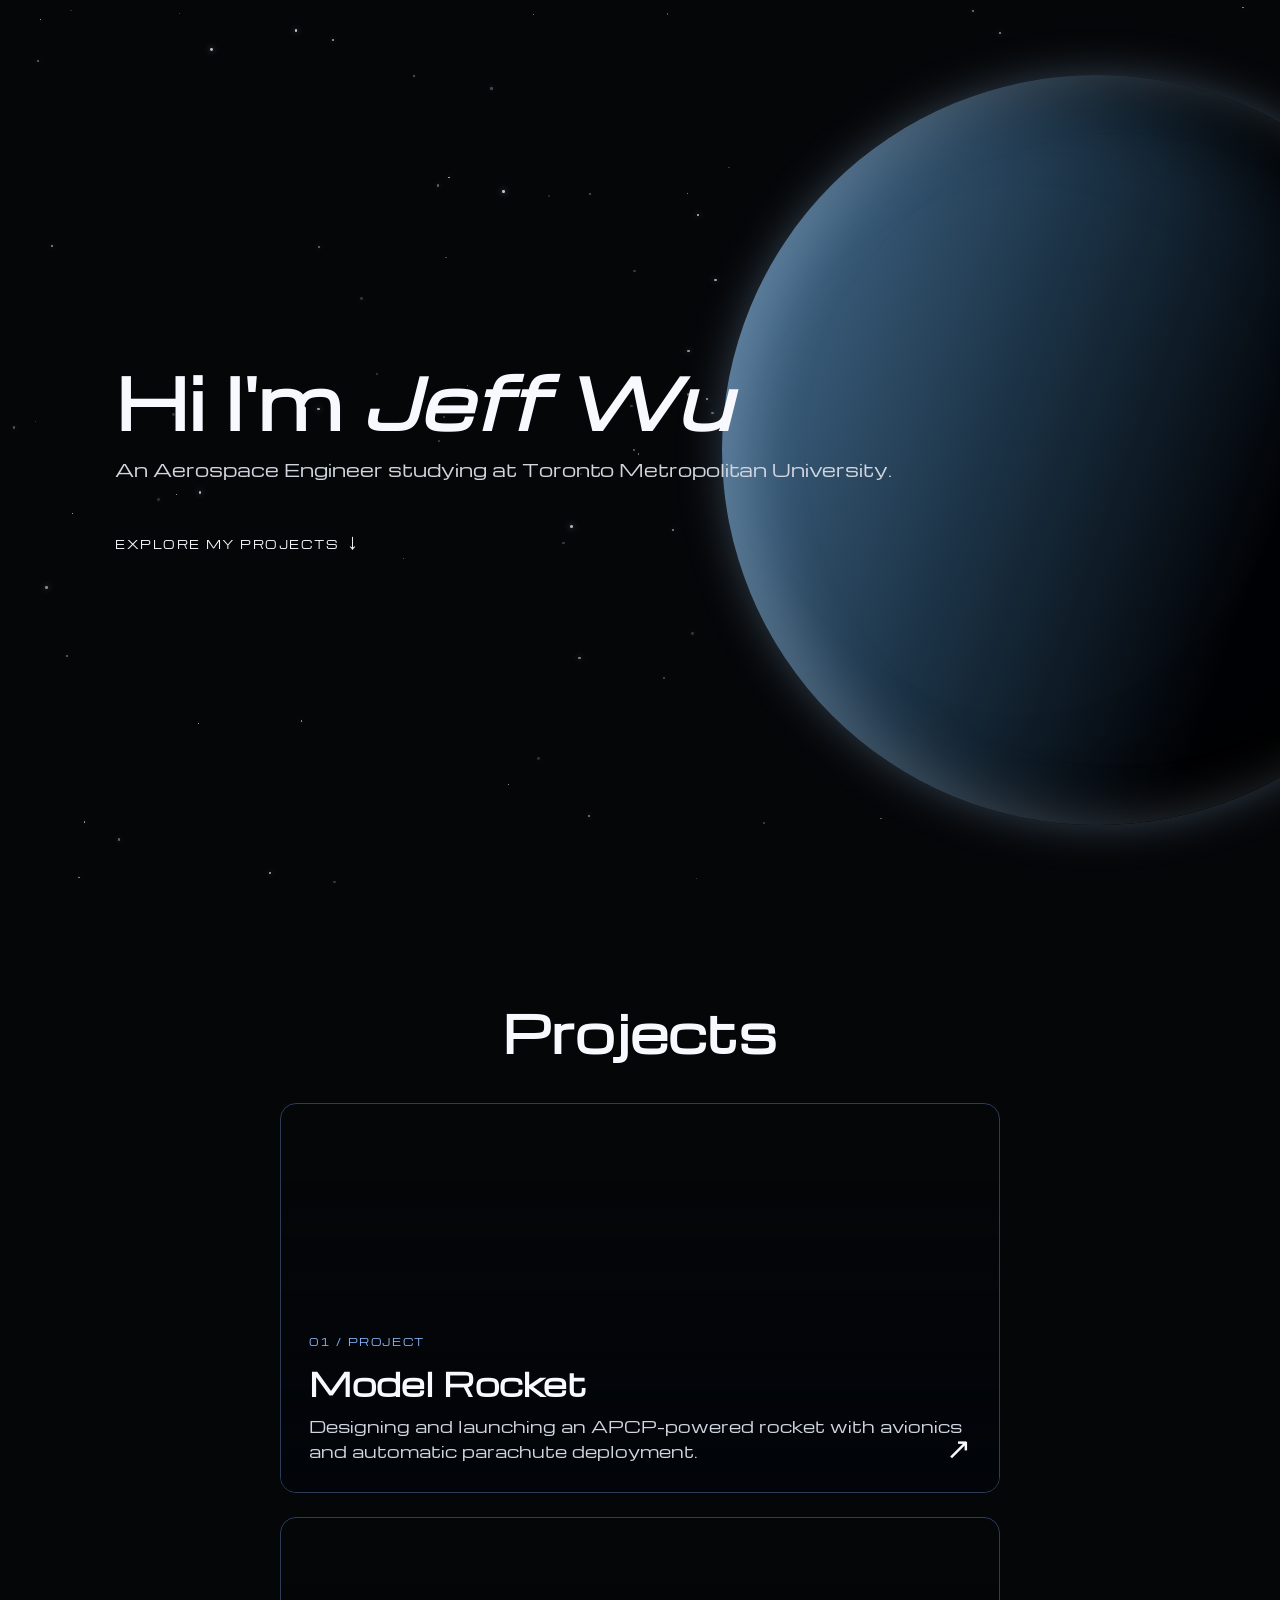
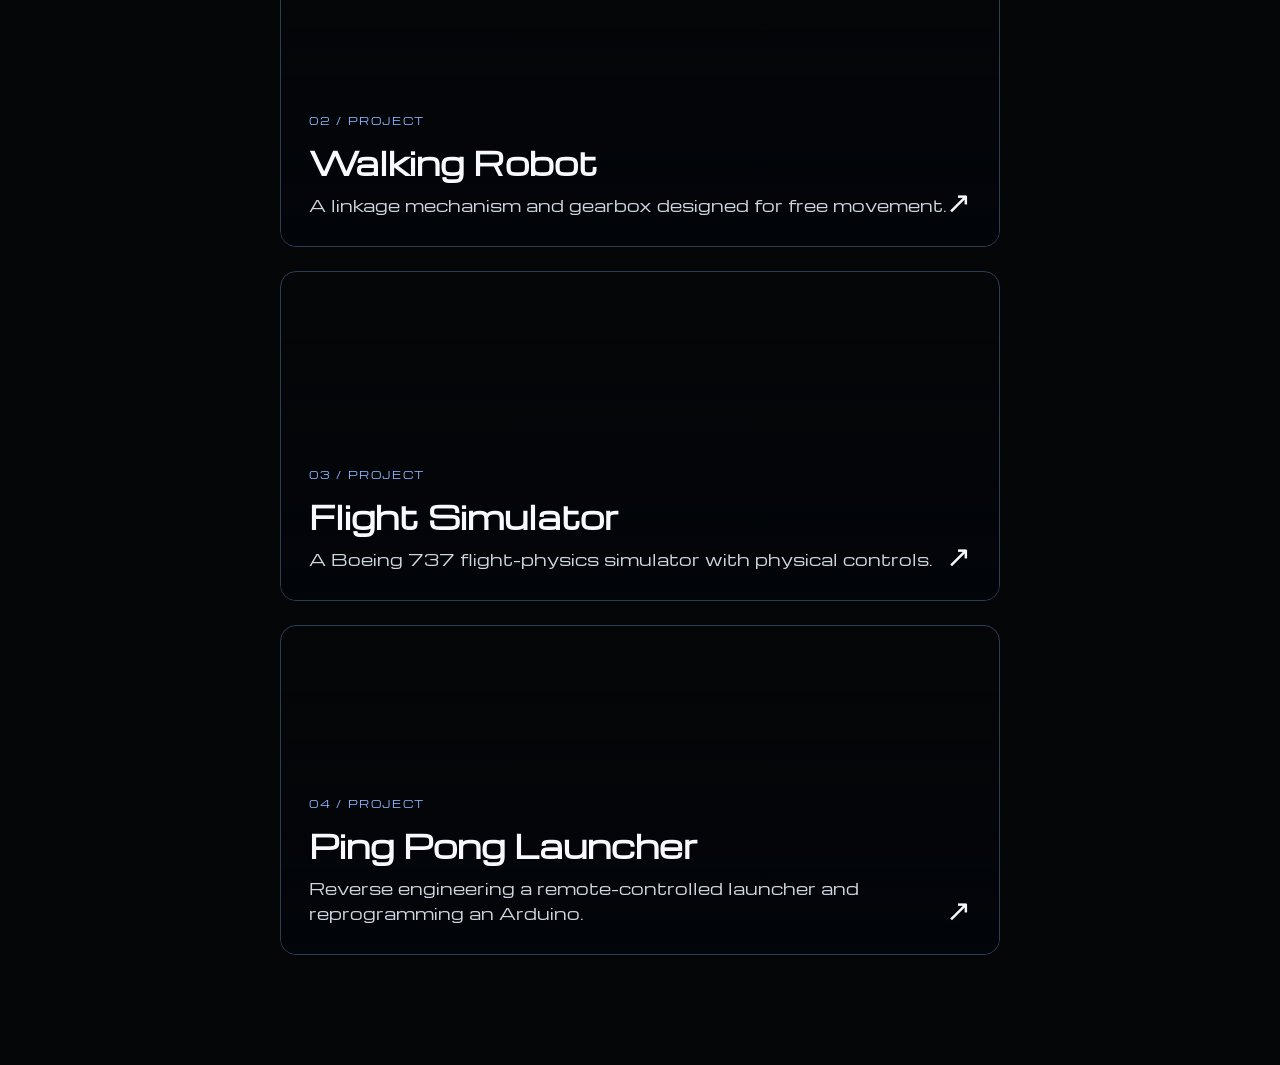
<file: index.html>
<!doctype html>
<html lang="en">
<head>
  <meta charset="utf-8">
  <meta name="viewport" content="width=device-width, initial-scale=1">
  <title>Jeff Wu | Aerospace Engineer</title>
  <link rel="preconnect" href="https://fonts.googleapis.com">
  <link rel="preconnect" href="https://fonts.gstatic.com" crossorigin>
  <link href="https://fonts.googleapis.com/css2?family=Michroma&display=swap" rel="stylesheet">
  <style>
    * { box-sizing: border-box; } html { scroll-behavior: smooth; }
    body { margin: 0; color: #f7f9ff; background: #050608; font-family: Michroma, sans-serif; }
    .stars { position: fixed; inset: 0; z-index: -1; overflow: hidden; pointer-events: none; }
    .star { position: absolute; border-radius: 50%; background: #fff; box-shadow: 0 0 6px #bcdcff; }
    a { color: inherit; } .eyebrow { font-size: 11px; letter-spacing: .15em; text-decoration: none; text-transform: uppercase; }
    .hero { min-height: 100vh; display: grid; align-content: center; padding: 110px 9%; position: relative; overflow: hidden; }
    .hero::after { content: ""; position: absolute; width: min(60vw,750px); aspect-ratio: 1; border-radius: 50%; right: -15vw; top: 50%; transform: translateY(-50%); background: linear-gradient(110deg,#4e789e,#1b3245 40%,#010205 70%); box-shadow: inset 25px 0 55px #c7e5ff44, inset -75px 0 90px #000, 0 0 45px #a9dbff44; }
    .intro { position: relative; z-index: 1; max-width: 800px; } .eyebrow { color: #8ab8ff; }
    h1 { max-width: none; margin: 18px 0; font-size: clamp(36px,5.4vw,76px); line-height: 1.08; white-space: nowrap; } h1 i { font-style: italic; }
    .intro p, .project-card p { color: #d0d6df; font-size: 18px; line-height: 1.6; }
    .explore { display: inline-block; margin-top: 22px; font-size: 11px; letter-spacing: .14em; text-decoration: none; text-transform: uppercase; }
    .explore::after { content: "  ↓"; font-size: 22px; }
    .projects { width: min(1180px,88%); margin: auto; padding: 82px 0 110px; } h2 { margin: 14px 0 36px; font-size: clamp(30px,4vw,50px); } .projects h2 { text-align: center; }
    .grid { display: grid; grid-template-columns: 1fr; gap: 24px; }
    .project-card { position: relative; width: 64%; margin-inline: auto; min-height: 330px; display: flex; align-items: flex-end; padding: 28px; overflow: hidden; border: 1px solid #2d3d58; border-radius: 16px; text-decoration: none; isolation: isolate; transition: transform .25s, border-color .25s, box-shadow .25s; }
    .project-card:first-child { min-height: 390px; }
    .project-card::before { content: ""; position: absolute; inset: 0; z-index: -2; background: var(--image) center/cover; transition: transform .5s; }
    .project-card::after { content: ""; position: absolute; inset: 0; z-index: -1; background: linear-gradient(transparent 20%,#02050af0); }
    .project-card:hover, .project-card:focus-visible { transform: translateY(-6px); border-color: #8ab8ff; box-shadow: 0 18px 42px #0009; outline: none; }
    .project-card:hover::before, .project-card:focus-visible::before { transform: scale(1.06); }
    .number { color: #8ab8ff; font-size: 10px; letter-spacing: .16em; } h3 { margin: 12px 0 8px; font-size: clamp(22px,2.4vw,34px); } .project-card p { margin: 0; font-size: 16px; }
    .arrow { position: absolute; right: 28px; bottom: 25px; font-size: 30px; }
    @media (max-width:700px) { .hero { padding-inline: 7%; } .hero::after { width: 110vw; right: -40vw; opacity:.5; } .projects { width: calc(100% - 32px); } .grid { grid-template-columns: 1fr; } .project-card, .project-card:first-child { width:100%; grid-column:auto; min-height:300px; } }
  </style>
</head>
<body>
  <div class="stars" id="stars" aria-hidden="true"></div>
  <main>
    <section class="hero" aria-labelledby="intro-heading"><div class="intro"><h1 id="intro-heading">Hi I'm <i>Jeff Wu</i></h1><p>An Aerospace Engineer studying at Toronto Metropolitan University.</p><a class="explore" href="#projects">Explore my projects</a></div></section>
    <section class="projects" id="projects" aria-labelledby="projects-heading"><h2 id="projects-heading">Projects</h2><div class="grid">
      <a class="project-card" href="model-rocket.html" style="--image:url('https://lh3.googleusercontent.com/d/1y2SFx5qlkz0fMuWvqpw5LoEbERfuD74p')"><div><div class="number">01 / PROJECT</div><h3>Model Rocket</h3><p>Designing and launching an APCP-powered rocket with avionics and automatic parachute deployment.</p></div><span class="arrow">↗</span></a>
      <a class="project-card" href="walking-robot.html" style="--image:url('https://lh3.googleusercontent.com/d/1WX0aeZU4wyMfDqcR5A_rLiZXPKOxxBru')"><div><div class="number">02 / PROJECT</div><h3>Walking Robot</h3><p>A linkage mechanism and gearbox designed for free movement.</p></div><span class="arrow">↗</span></a>
      <a class="project-card" href="flight-simulator.html" style="--image:url('https://lh3.googleusercontent.com/d/10TL2ysTJtELxGnbQl7qGfH3eSVyQfBwY')"><div><div class="number">03 / PROJECT</div><h3>Flight Simulator</h3><p>A Boeing 737 flight-physics simulator with physical controls.</p></div><span class="arrow">↗</span></a>
      <a class="project-card" href="ping-pong-launcher.html" style="--image:url('https://lh3.googleusercontent.com/d/1vXo77X_ag7KayiryZckf-RBtKNYfrz4_')"><div><div class="number">04 / PROJECT</div><h3>Ping Pong Launcher</h3><p>Reverse engineering a remote-controlled launcher and reprogramming an Arduino.</p></div><span class="arrow">↗</span></a>
    </div></section>
  </main>
  <script>const s=document.getElementById('stars');for(let i=0;i<100;i++){const e=document.createElement('i'),z=1+Math.random()*2;e.className='star';e.style.cssText='left:'+Math.random()*100+'%;top:'+Math.random()*100+'%;width:'+z+'px;height:'+z+'px;opacity:'+(.15+Math.random()*.65);s.append(e)}</script>
</body>
</html>
</file>
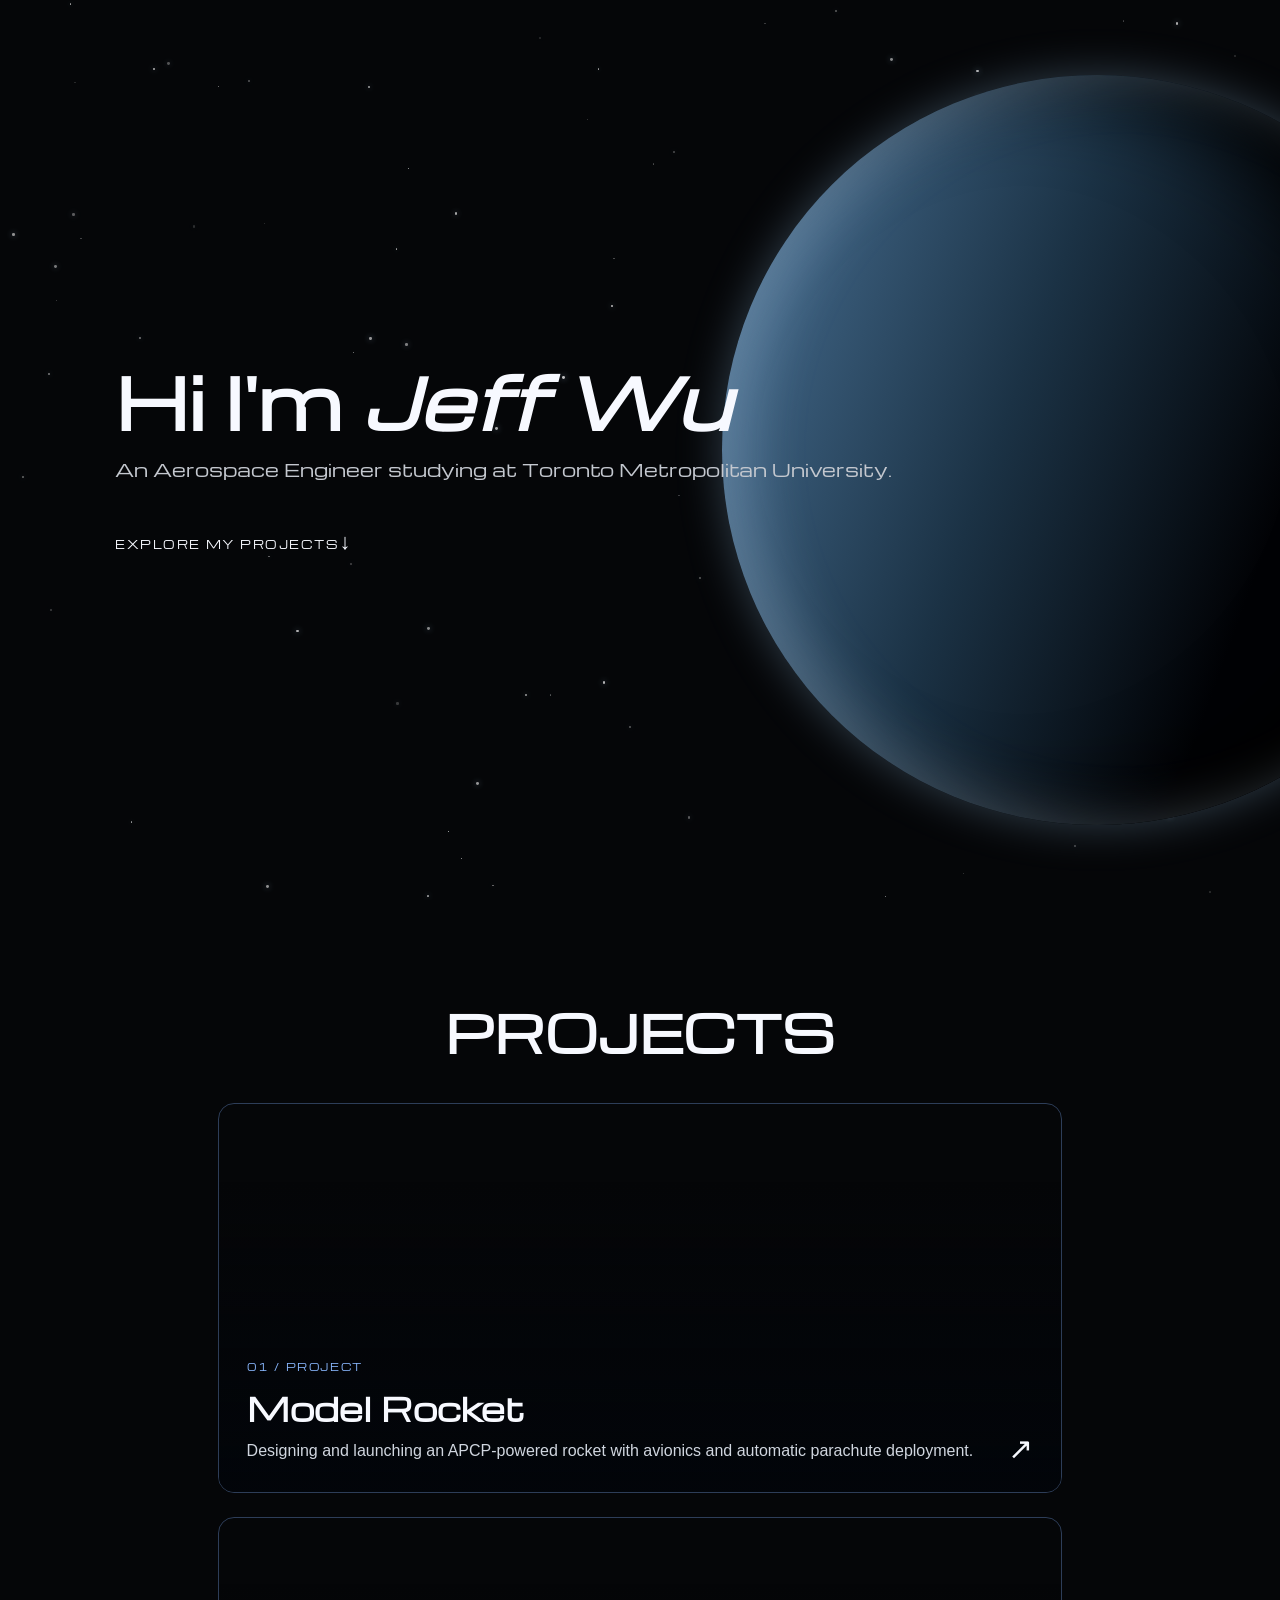
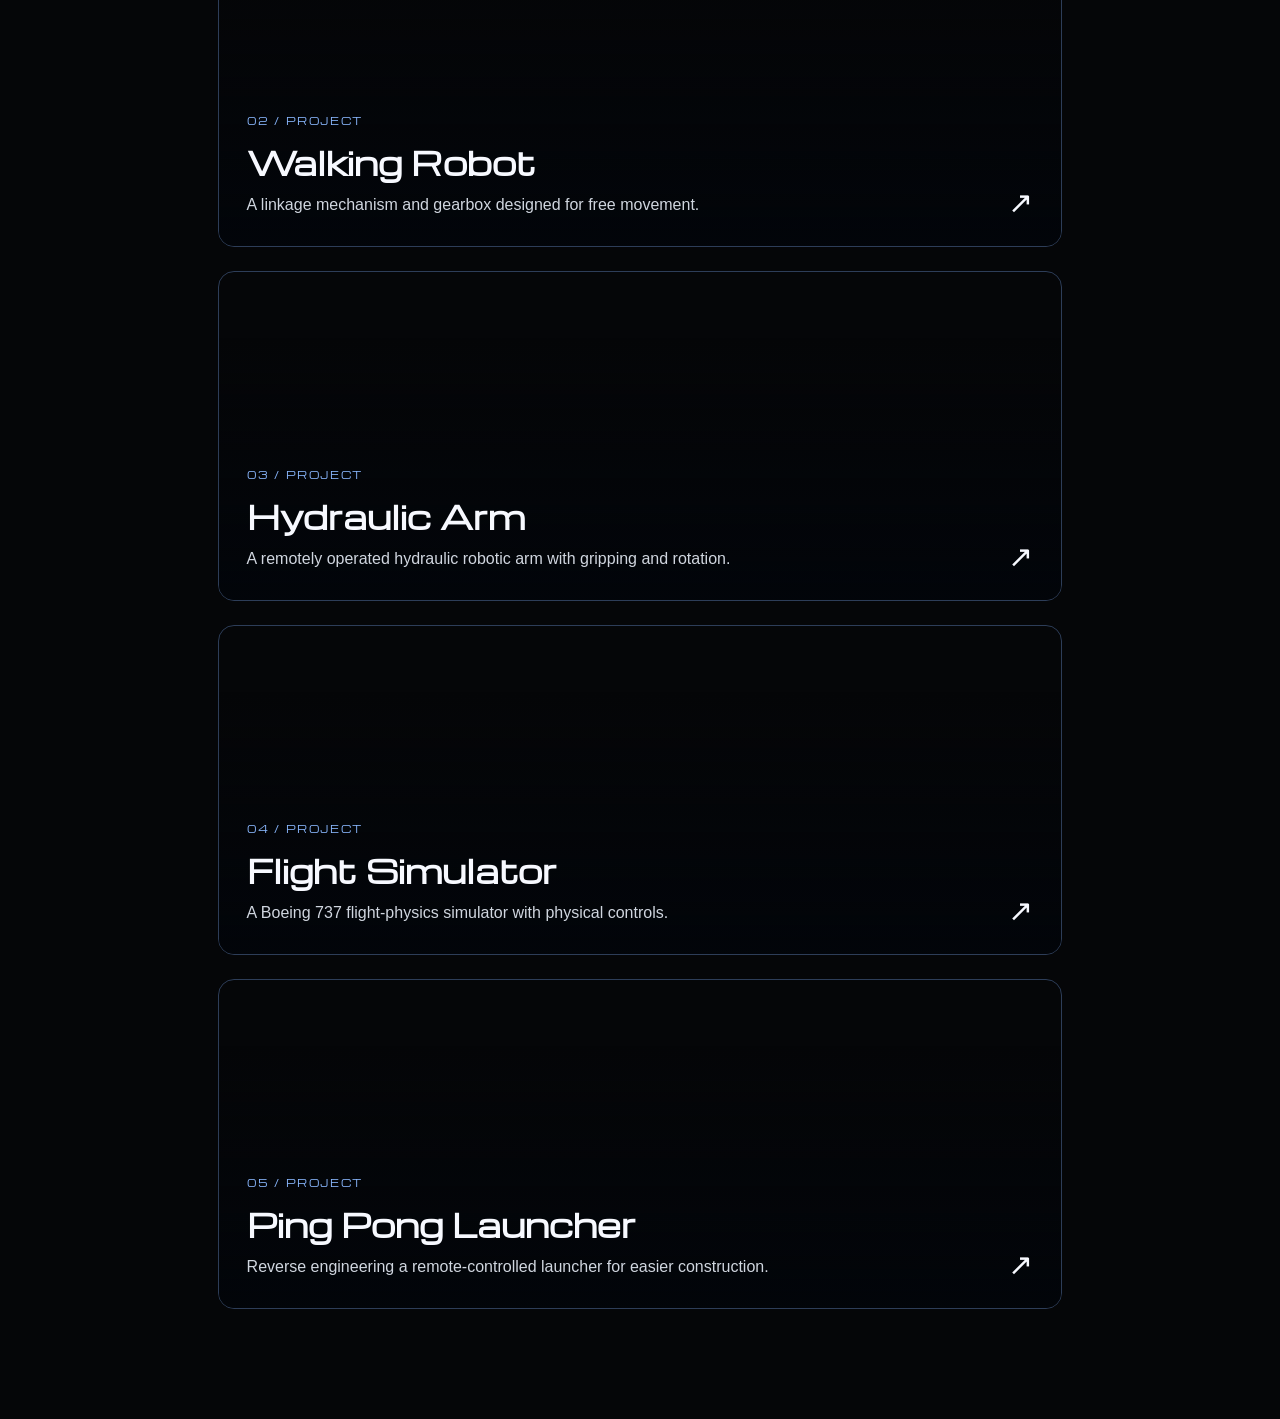
<file: home.html>
<!doctype html>
<html lang="en">
<head>
  <meta charset="utf-8">
  <meta name="viewport" content="width=device-width, initial-scale=1">
  <title>Jeff Wu | Aerospace Engineer</title>
  <link rel="preconnect" href="https://fonts.googleapis.com">
  <link rel="preconnect" href="https://fonts.gstatic.com" crossorigin>
  <link href="https://fonts.googleapis.com/css2?family=Michroma&display=swap" rel="stylesheet">
  <style>
    * { box-sizing: border-box; } html { scroll-behavior: smooth; }
    body { margin: 0; color: #f7f9ff; background: #050608; font-family: Michroma, sans-serif; }
    .stars { position: fixed; inset: 0; z-index: -1; overflow: hidden; pointer-events: none; }
    .star { position: absolute; border-radius: 50%; background: #fff; box-shadow: 0 0 6px #bcdcff; }
    .shooting-star { position: absolute; width: 110px; height: 2px; border-radius: 999px; background: linear-gradient(90deg, transparent, #dcebff, #fff); box-shadow: 0 0 8px #d2e6ff; transform-origin: right center; animation: shoot 1.1s ease-out forwards; }
    a { color: inherit; } .eyebrow { font-size: 11px; letter-spacing: .15em; text-decoration: none; text-transform: uppercase; }
    .hero { min-height: 100vh; display: grid; align-content: center; padding: 110px 9%; position: relative; overflow: hidden; }
    .hero::after { content: ""; position: absolute; width: min(60vw,750px); aspect-ratio: 1; border-radius: 50%; right: -15vw; top: 50%; transform: translateY(-50%); background: linear-gradient(110deg,#4e789e,#1b3245 40%,#010205 70%); box-shadow: inset 25px 0 55px #c7e5ff44, inset -75px 0 90px #000, 0 0 45px #a9dbff44; }
    .intro { position: relative; z-index: 1; max-width: 800px; } .eyebrow { color: #8ab8ff; }
    h1 { max-width: none; margin: 18px 0; font-size: clamp(36px,5.4vw,76px); line-height: 1.08; white-space: nowrap; } h1 i { font-style: italic; }
    .intro p { color: #c4c8cf; font: 18px/1.6 Michroma, sans-serif; }
    .project-card p { color: #d0d6df; font: 16px/1.6 Arial, sans-serif; }
    .explore { display: inline-block; margin-top: 22px; font-size: 11px; letter-spacing: .14em; text-decoration: none; text-transform: uppercase; }
    .explore::after { content: "  ↓"; display: inline-block; font-size: 22px; animation: periodic-bounce 2s ease-in-out infinite; }
    .projects { width: min(1180px,88%); margin: auto; padding: 82px 0 110px; } h2 { margin: 14px 0 36px; font-size: clamp(30px,4vw,50px); text-align: center; text-transform: uppercase; }
    .grid { display: grid; grid-template-columns: 1fr; gap: 24px; }
    .project-card { position: relative; width: 75%; min-height: 330px; display: flex; align-items: flex-end; margin-inline: auto; padding: 28px; overflow: hidden; border: 1px solid #2d3d58; border-radius: 16px; text-decoration: none; isolation: isolate; transition: transform .25s, border-color .25s, box-shadow .25s; }
    .project-card:first-child { min-height: 390px; }
    .project-card::before { content: ""; position: absolute; inset: 0; z-index: -2; background: var(--image) center/cover; transition: transform .5s; }
    .project-card::after { content: ""; position: absolute; inset: 0; z-index: -1; background: linear-gradient(transparent 20%,#02050af0); }
    .project-card:hover, .project-card:focus-visible { transform: translateY(-6px); border-color: #8ab8ff; box-shadow: 0 18px 42px #0009; outline: none; }
    .project-card:hover::before, .project-card:focus-visible::before { transform: scale(1.06); }
    .number { color: #8ab8ff; font-size: 10px; letter-spacing: .16em; } h3 { margin: 12px 0 8px; font-size: clamp(22px,2.4vw,34px); } .project-card p { margin: 0; }
    .arrow { position: absolute; right: 28px; bottom: 25px; font-size: 30px; }
    @keyframes shoot { from { transform: translate(0,0) rotate(-35deg); opacity: 0; } 12% { opacity: 1; } to { transform: translate(-420px,295px) rotate(-35deg); opacity: 0; } }
    @keyframes periodic-bounce { 0%, 22%, 90%, 100% { transform: translateY(0); } 46% { transform: translateY(-5px); } 70% { transform: translateY(5px); } }
    @media (max-width:700px) { .hero { padding-inline: 7%; } .hero::after { width: 110vw; right: -40vw; opacity:.5; } .projects { width: calc(100% - 32px); } .grid { grid-template-columns: 1fr; } .project-card, .project-card:first-child { grid-column:auto; min-height:300px; } }
  </style>
</head>
<body>
  <div class="stars" id="stars" aria-hidden="true"></div>
  <main>
    <section class="hero" aria-labelledby="intro-heading"><div class="intro"><h1 id="intro-heading">Hi I'm <i>Jeff Wu</i></h1><p>An Aerospace Engineer studying at Toronto Metropolitan University.</p><a class="explore" href="#projects">Explore my projects</a></div></section>
    <section class="projects" id="projects" aria-labelledby="projects-heading"><h2 id="projects-heading">Projects</h2><div class="grid">
      <a class="project-card" href="model-rocket.html" style="--image:url('https://lh3.googleusercontent.com/d/1y2SFx5qlkz0fMuWvqpw5LoEbERfuD74p')"><div><div class="number">01 / PROJECT</div><h3>Model Rocket</h3><p>Designing and launching an APCP-powered rocket with avionics and automatic parachute deployment.</p></div><span class="arrow">↗</span></a>
      <a class="project-card" href="walking-robot.html" style="--image:url('https://lh3.googleusercontent.com/d/1WX0aeZU4wyMfDqcR5A_rLiZXPKOxxBru')"><div><div class="number">02 / PROJECT</div><h3>Walking Robot</h3><p>A linkage mechanism and gearbox designed for free movement.</p></div><span class="arrow">↗</span></a>
      <a class="project-card" href="hydraulic-arm.html" style="--image:url('https://lh3.googleusercontent.com/d/1YLZtUHzBvYdAmNV1vJ_qVKuIfb4Trbx3')"><div><div class="number">03 / PROJECT</div><h3>Hydraulic Arm</h3><p>A remotely operated hydraulic robotic arm with gripping and rotation.</p></div><span class="arrow">↗</span></a>
      <a class="project-card" href="flight-simulator.html" style="--image:url('https://lh3.googleusercontent.com/d/10TL2ysTJtELxGnbQl7qGfH3eSVyQfBwY')"><div><div class="number">04 / PROJECT</div><h3>Flight Simulator</h3><p>A Boeing 737 flight-physics simulator with physical controls.</p></div><span class="arrow">↗</span></a>
      <a class="project-card" href="ping-pong-launcher.html" style="--image:url('https://lh3.googleusercontent.com/d/1vXo77X_ag7KayiryZckf-RBtKNYfrz4_')"><div><div class="number">05 / PROJECT</div><h3>Ping Pong Launcher</h3><p>Reverse engineering a remote-controlled launcher for easier construction.</p></div><span class="arrow">↗</span></a>
    </div></section>
  </main>
  <script>
    const s = document.getElementById('stars');
    for (let i = 0; i < 100; i += 1) {
      const e = document.createElement('i');
      const z = 1 + Math.random() * 2;
      e.className = 'star';
      e.style.cssText = 'left:' + Math.random() * 100 + '%;top:' + Math.random() * 100 + '%;width:' + z + 'px;height:' + z + 'px;opacity:' + (.15 + Math.random() * .65);
      s.append(e);
    }
    const launchShootingStar = () => {
      const star = document.createElement('i');
      star.className = 'shooting-star';
      star.style.left = 45 + Math.random() * 50 + '%';
      star.style.top = Math.random() * 45 + '%';
      s.append(star);
      star.addEventListener('animationend', () => star.remove());
      setTimeout(launchShootingStar, 6000 + Math.random() * 9000);
    };
    setTimeout(launchShootingStar, 3500 + Math.random() * 5000);
  </script>
</body>
</html>
</file>
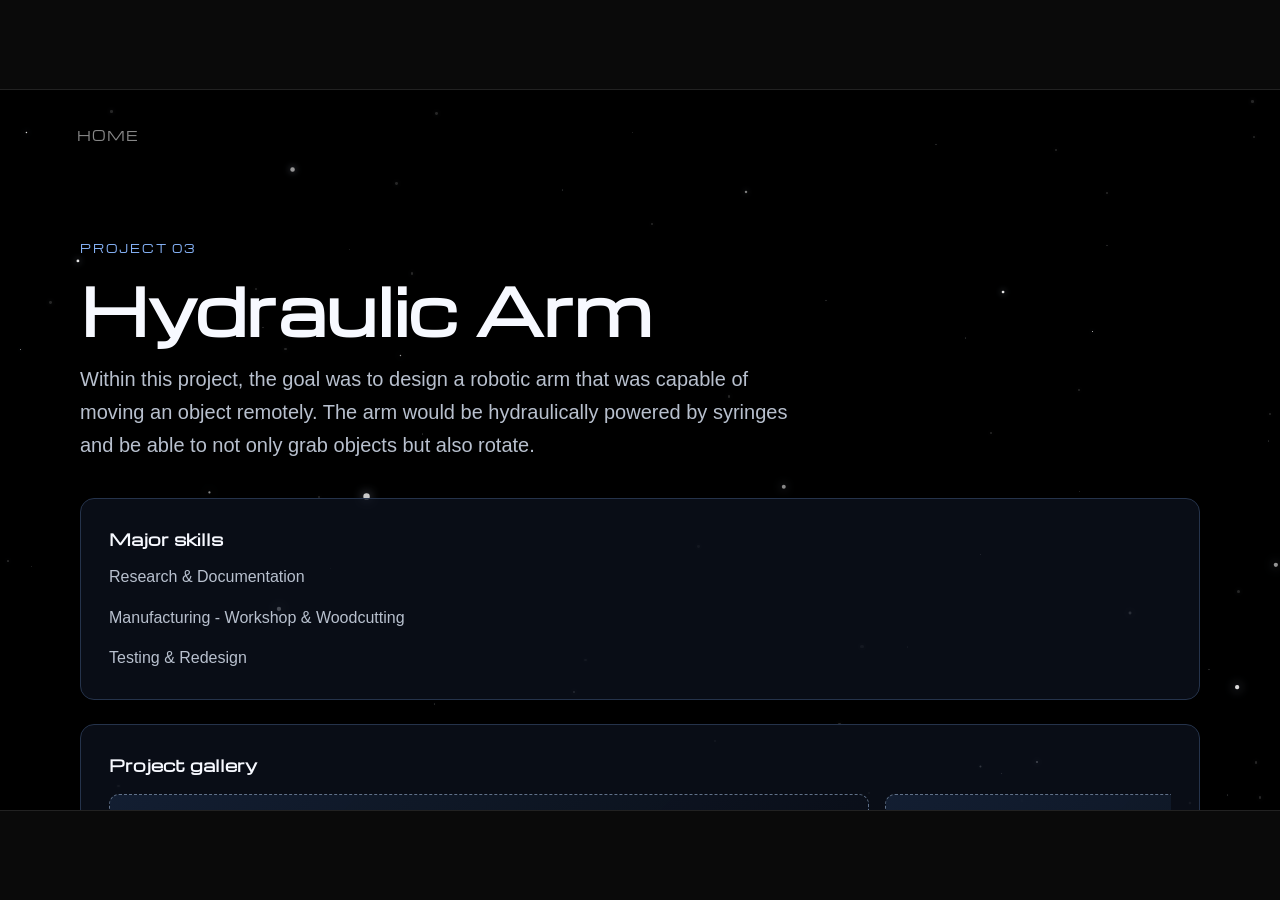
<file: hydraulic-arm.html>
<!DOCTYPE html>
<html lang="en">
<head>
  <meta charset="UTF-8">
  <meta name="viewport" content="width=device-width, initial-scale=1.0">
  <title>Hydraulic Arm — Jeff Wu</title>
  <link rel="stylesheet" href="project-template.css">
  <script src="project-background.js" defer></script>
</head>
<body>
  <main class="project-page">
    <header class="top-header"><nav><a href="index.html" class="nav-link">Home</a></nav></header>
    <article class="project-content">
      <div class="eyebrow">Project 03</div>
      <h1>Hydraulic Arm</h1>
      <p class="intro">Within this project, the goal was to design a robotic arm that was capable of moving an object remotely. The arm would be hydraulically powered by syringes and be able to not only grab objects but also rotate.</p>
      <section class="details-grid">
        <div class="detail-card"><h2>Major skills</h2><p>Research &amp; Documentation</p><p>Manufacturing - Workshop &amp; Woodcutting</p><p>Testing &amp; Redesign</p></div>
        <section class="image-carousel" aria-label="Hydraulic Arm image carousel"><h2>Project gallery</h2><div class="carousel-track"><div class="carousel-slide">Add project photo 1</div><div class="carousel-slide">Add project photo 2</div><div class="carousel-slide">Add project photo 3</div></div></section>
        <div class="detail-card"><h2>Process</h2><p>A temporary design was first tested using our hands as the hydraulics. This was important as we needed to determine where to place each syringe.</p><p>Since the syringes are only capable of pulling or pushing, we needed to evaluate each joint separately with its own hydraulics.</p><p>Next, wooden frames were cut out using a bandsaw to get the target shape. Since the arm would need to move, the wooden frames would have to not only be connected, but also have joints that allow for rotation. We decided that the best approach to this would be to drill a hole into the frame and place a dowel into the hole to allow for movement.</p><p>Once the body was made and the syringes were connected, the arm was capable of moving. However, the hydraulics were not strong enough to move the arm fully. To solve this issue, we went back to the workshop to cut off extra weight to make the body lighter. Following this redesign, the arm was now capable of moving.</p></div>
        <div class="detail-card"><h2>Outcome</h2><p>The final design was not only capable of moving the target object, but was the smallest and most cost-effective design.</p></div>
      </section>
    </article>
  </main>
</body>
</html>
</file>
<file: project-template.css>
@import url('https://fonts.googleapis.com/css2?family=Michroma&display=swap');

* { box-sizing: border-box; }

body {
  height: 100vh;
  margin: 0;
  display: flex;
  align-items: center;
  justify-content: center;
  overflow: hidden;
  background: #0a0a0a;
  color: #f7f9ff;
  font-family: 'Michroma', sans-serif;
}

.project-page {
  position: relative;
  width: 100%;
  max-width: 100vw;
  max-height: 100vh;
  aspect-ratio: 16 / 9;
  overflow: auto;
  padding: clamp(90px, 12vw, 150px) 6% 64px;
  background: #000;
  outline: 1px solid #222;
}

.star-field {
  position: absolute;
  inset: 0;
  pointer-events: none;
  z-index: 0;
  overflow: hidden;
}

.background-star {
  position: absolute;
  display: block;
  border-radius: 50%;
  background: #fff;
  box-shadow: 0 0 5px rgba(210, 225, 255, .8);
  opacity: .15;
  transition: opacity 700ms ease, transform 700ms ease;
}

.shooting-star {
  position: absolute;
  width: 110px;
  height: 2px;
  border-radius: 999px;
  background: linear-gradient(90deg, transparent, rgba(220, 235, 255, .95), #fff);
  box-shadow: 0 0 8px rgba(210, 230, 255, .9);
  animation: shootAcross 1.1s ease-out forwards;
  transform-origin: right center;
}

.top-header, .project-content { position: relative; z-index: 1; }

.top-header {
  position: absolute;
  top: 5%;
  left: 6%;
}

.top-header nav { display: flex; gap: 2vw; }

.nav-link {
  color: #888;
  text-decoration: none;
  font-size: 1vw;
  letter-spacing: 1px;
  text-transform: uppercase;
}

.nav-link:hover, .nav-link.active { color: #fff; }

.project-content { max-width: 1120px; margin: auto; }

.eyebrow { color: #8ab8ff; font-size: 11px; letter-spacing: .16em; text-transform: uppercase; }
h1 { max-width: 900px; margin: 18px 0; font-size: clamp(30px, 5vw, 68px); line-height: 1.08; }
.intro { max-width: 730px; color: #b8c0ce; font-family: Arial, sans-serif; font-size: clamp(16px, 1.7vw, 20px); line-height: 1.65; }

.details-grid { display: grid; grid-template-columns: minmax(0, 1fr); gap: 24px; margin-top: 36px; }
.detail-card { padding: 28px; border: 1px solid #25334b; border-radius: 14px; background: rgba(13, 19, 31, .72); }
.detail-card h2 { margin: 0 0 14px; font-size: 16px; }
.detail-card p { margin: 0; color: #b8c0ce; font-family: Arial, sans-serif; line-height: 1.65; }
.detail-card p + p { margin-top: 14px; }

.image-carousel { padding: 28px; border: 1px solid #25334b; border-radius: 14px; background: rgba(13, 19, 31, .72); }
.image-carousel h2 { margin: 0 0 18px; font-size: 16px; }
.carousel-track { display: flex; gap: 16px; overflow-x: auto; padding-bottom: 8px; scroll-snap-type: x mandatory; scrollbar-color: #60718a transparent; }
.carousel-slide { display: grid; flex: 0 0 min(78%, 760px); min-height: clamp(220px, 35vw, 420px); place-items: center; scroll-snap-align: start; border: 1px dashed #60718a; border-radius: 10px; color: #8e9aae; background: linear-gradient(135deg, rgba(22, 35, 57, .8), rgba(5, 7, 11, .9)); font-size: 12px; letter-spacing: .12em; text-align: center; text-transform: uppercase; }
.carousel-slide img { width: 100%; height: 100%; object-fit: cover; border-radius: inherit; }

@keyframes shootAcross {
  from { transform: translate(0, 0) rotate(-35deg); opacity: 0; }
  12% { opacity: 1; }
  to { transform: translate(-420px, 295px) rotate(-35deg); opacity: 0; }
}

@media (max-width: 680px) {
  .project-page { padding-top: 100px; }
  .nav-link { font-size: 11px; }
  .carousel-slide { flex-basis: 92%; }
}
</file>
